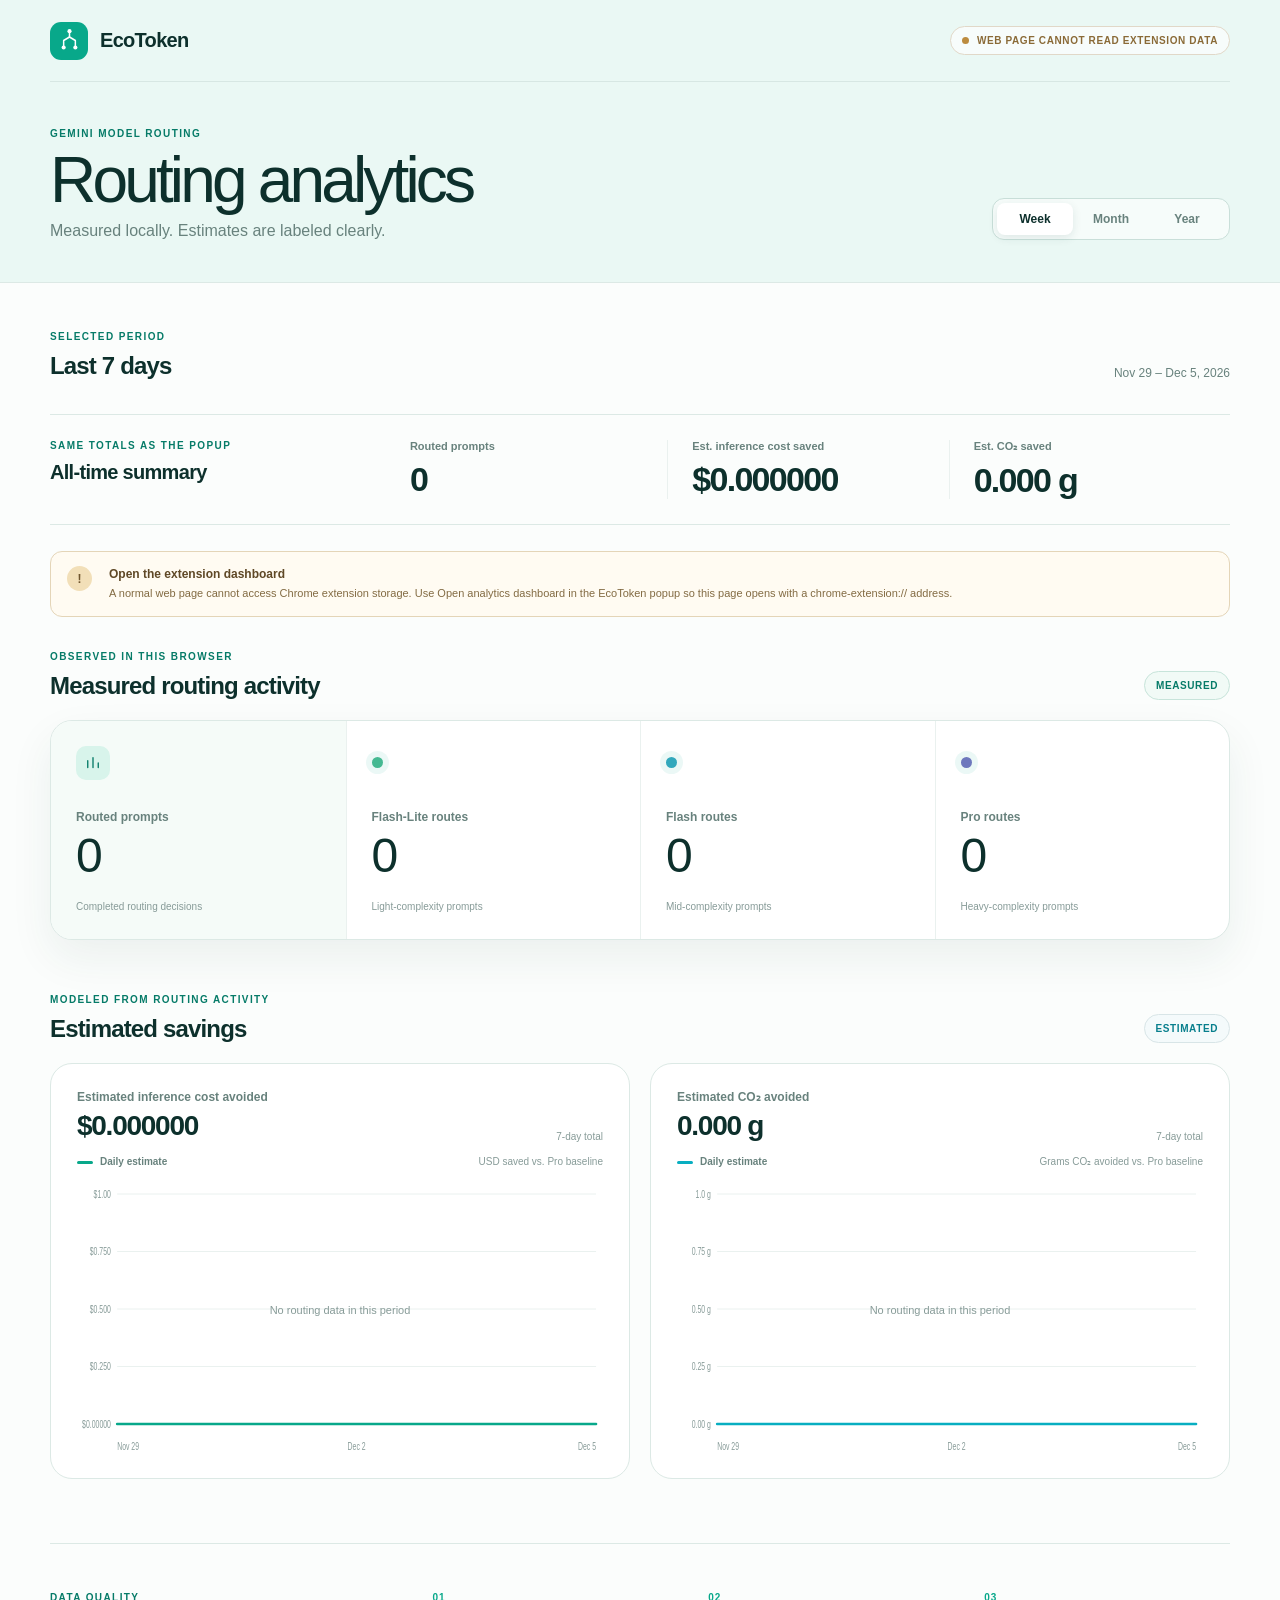
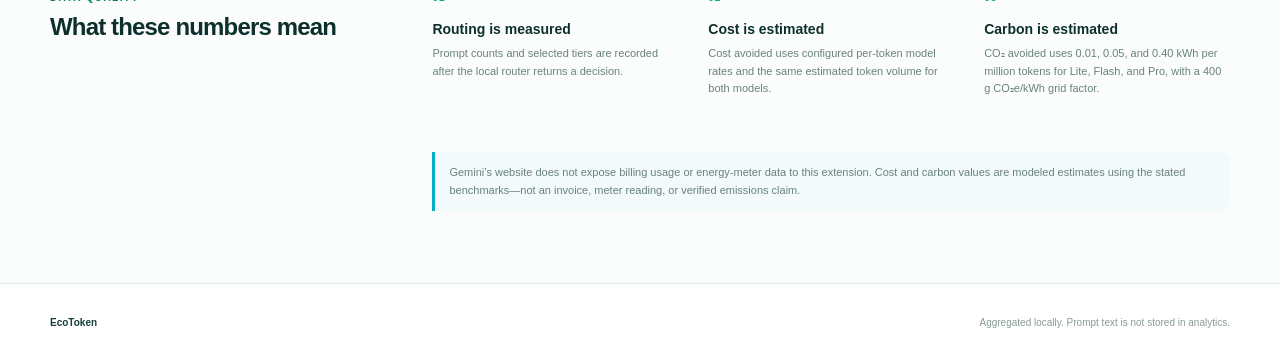
<file: index.html>
<!doctype html>
<html lang="en">
  <head>
    <meta charset="UTF-8" />
    <meta name="viewport" content="width=device-width, initial-scale=1.0" />
    <meta
      name="description"
      content="Local EcoToken routing activity and modeled savings trends."
    />
    <meta name="theme-color" content="#eaf8f4" />
    <title>EcoToken — Routing analytics</title>
    <link rel="stylesheet" href="styles.css" />
  </head>
  <body>
    <a class="skip-link" href="#main-content">Skip to analytics</a>

    <header class="site-header">
      <div class="header-inner">
        <a class="brand" href="./" aria-label="EcoToken analytics home">
          <span class="brand-mark" aria-hidden="true">
            <svg viewBox="0 0 36 36">
              <path d="M18 5.25v8.1" />
              <path d="M18 13.35 10.2 18v9.25" />
              <path d="m18 13.35 7.8 4.65v9.25" />
              <circle cx="18" cy="5.5" r="2.75" />
              <circle cx="10.2" cy="27.3" r="2.75" />
              <circle cx="25.8" cy="27.3" r="2.75" />
            </svg>
          </span>
          <span>EcoToken</span>
        </a>

        <div class="storage-status" role="status">
          <span class="status-dot" aria-hidden="true"></span>
          <span id="storage-status-text">Reading local data…</span>
        </div>
      </div>

      <div class="hero-inner">
        <div>
          <p class="eyebrow">Gemini model routing</p>
          <h1>Routing analytics</h1>
          <p class="hero-copy">Measured locally. Estimates are labeled clearly.</p>
        </div>

        <div class="period-control" aria-label="Analytics period">
          <button type="button" data-period="7" aria-pressed="true">Week</button>
          <button type="button" data-period="30" aria-pressed="false">Month</button>
          <button type="button" data-period="365" aria-pressed="false">Year</button>
        </div>
      </div>
    </header>

    <main id="main-content">
      <div class="range-row">
        <div>
          <p class="section-kicker">Selected period</p>
          <h2 id="range-title">Last 7 days</h2>
        </div>
        <p id="date-range">—</p>
      </div>

      <section class="all-time-summary" aria-labelledby="all-time-title">
        <div class="all-time-heading">
          <div>
            <p class="section-kicker">Same totals as the popup</p>
            <h2 id="all-time-title">All-time summary</h2>
          </div>
          <span class="data-type estimated">Local totals</span>
        </div>

        <div class="all-time-metrics">
          <div>
            <span>Routed prompts</span>
            <strong id="all-time-prompts">0</strong>
          </div>
          <div>
            <span>Est. inference cost saved</span>
            <strong id="all-time-cost">$0.000000</strong>
          </div>
          <div>
            <span>Est. CO₂ saved</span>
            <strong id="all-time-co2">0.000 g</strong>
          </div>
        </div>
      </section>

      <div id="data-notice" class="data-notice" role="status" hidden>
        <span class="notice-icon" aria-hidden="true">!</span>
        <div>
          <strong id="data-notice-title">Timeline tracking needs a refresh</strong>
          <p id="data-notice-copy"></p>
        </div>
      </div>

      <section class="measured-section" aria-labelledby="measured-title">
        <div class="section-heading">
          <div>
            <p class="section-kicker">Observed in this browser</p>
            <h2 id="measured-title">Measured routing activity</h2>
          </div>
          <span class="data-type measured">Measured</span>
        </div>

        <div class="metrics-grid">
          <article class="metric metric-featured">
            <span class="metric-icon" aria-hidden="true">
              <svg viewBox="0 0 24 24"><path d="M5 18V9m7 9V5m7 13v-6" /></svg>
            </span>
            <p>Routed prompts</p>
            <strong id="prompt-total">0</strong>
            <small>Completed routing decisions</small>
          </article>

          <article class="metric">
            <span class="tier-dot lite" aria-hidden="true"></span>
            <p>Flash-Lite routes</p>
            <strong id="light-total">0</strong>
            <small>Light-complexity prompts</small>
          </article>

          <article class="metric">
            <span class="tier-dot flash" aria-hidden="true"></span>
            <p>Flash routes</p>
            <strong id="mid-total">0</strong>
            <small>Mid-complexity prompts</small>
          </article>

          <article class="metric">
            <span class="tier-dot pro" aria-hidden="true"></span>
            <p>Pro routes</p>
            <strong id="heavy-total">0</strong>
            <small>Heavy-complexity prompts</small>
          </article>
        </div>
      </section>

      <section class="estimates-section" aria-labelledby="estimates-title">
        <div class="section-heading">
          <div>
            <p class="section-kicker">Modeled from routing activity</p>
            <h2 id="estimates-title">Estimated savings</h2>
          </div>
          <span class="data-type estimated">Estimated</span>
        </div>

        <div class="charts-grid">
          <article class="chart-card cost-chart-card">
            <div class="chart-header">
              <div>
                <p>Estimated inference cost avoided</p>
                <strong id="period-cost">$0.000000</strong>
              </div>
              <span id="cost-period-label">7-day total</span>
            </div>

            <div id="cost-chart-description" class="chart-legend">
              <span><i class="legend-swatch cost" aria-hidden="true"></i><span id="cost-granularity">Daily estimate</span></span>
              <span>USD saved vs. Pro baseline</span>
            </div>

            <div class="chart-frame" data-chart="cost">
              <svg
                id="cost-chart"
                class="chart"
                viewBox="0 0 760 280"
                role="img"
                aria-label="Estimated inference cost avoided over the selected period"
                aria-describedby="cost-chart-description"
                preserveAspectRatio="none"
              ></svg>
              <div class="chart-empty">No routing data in this period</div>
              <div class="chart-tooltip" role="status" aria-live="polite"></div>
            </div>
          </article>

          <article class="chart-card environment-chart-card">
            <div class="chart-header">
              <div>
                <p>Estimated CO₂ avoided</p>
                <strong id="period-co2">0.000 g</strong>
              </div>
              <span id="co2-period-label">7-day total</span>
            </div>

            <div id="co2-chart-description" class="chart-legend">
              <span><i class="legend-swatch co2" aria-hidden="true"></i><span id="co2-granularity">Daily estimate</span></span>
              <span>Grams CO₂ avoided vs. Pro baseline</span>
            </div>

            <div class="chart-frame" data-chart="co2">
              <svg
                id="co2-chart"
                class="chart"
                viewBox="0 0 760 280"
                role="img"
                aria-label="Estimated carbon dioxide avoided over the selected period"
                aria-describedby="co2-chart-description"
                preserveAspectRatio="none"
              ></svg>
              <div class="chart-empty">No routing data in this period</div>
              <div class="chart-tooltip" role="status" aria-live="polite"></div>
            </div>
          </article>
        </div>
      </section>

      <section class="methodology" aria-labelledby="methodology-title">
        <div>
          <p class="section-kicker">Data quality</p>
          <h2 id="methodology-title">What these numbers mean</h2>
        </div>

        <div class="methodology-grid">
          <article>
            <span class="method-number">01</span>
            <h3>Routing is measured</h3>
            <p>Prompt counts and selected tiers are recorded after the local router returns a decision.</p>
          </article>
          <article>
            <span class="method-number">02</span>
            <h3>Cost is estimated</h3>
            <p>Cost avoided uses configured per-token model rates and the same estimated token volume for both models.</p>
          </article>
          <article>
            <span class="method-number">03</span>
            <h3>Carbon is estimated</h3>
            <p>CO₂ avoided uses 0.01, 0.05, and 0.40 kWh per million tokens for Lite, Flash, and Pro, with a 400 g CO₂e/kWh grid factor.</p>
          </article>
        </div>

        <p class="methodology-note">
          Gemini’s website does not expose billing usage or energy-meter data to this extension. Cost and carbon values are modeled estimates using the stated benchmarks—not an invoice, meter reading, or verified emissions claim.
        </p>
      </section>
    </main>

    <footer>
      <div class="footer-inner">
        <span>EcoToken</span>
        <p>Aggregated locally. Prompt text is not stored in analytics.</p>
      </div>
    </footer>

    <script src="app.js"></script>
  </body>
</html>
</file>
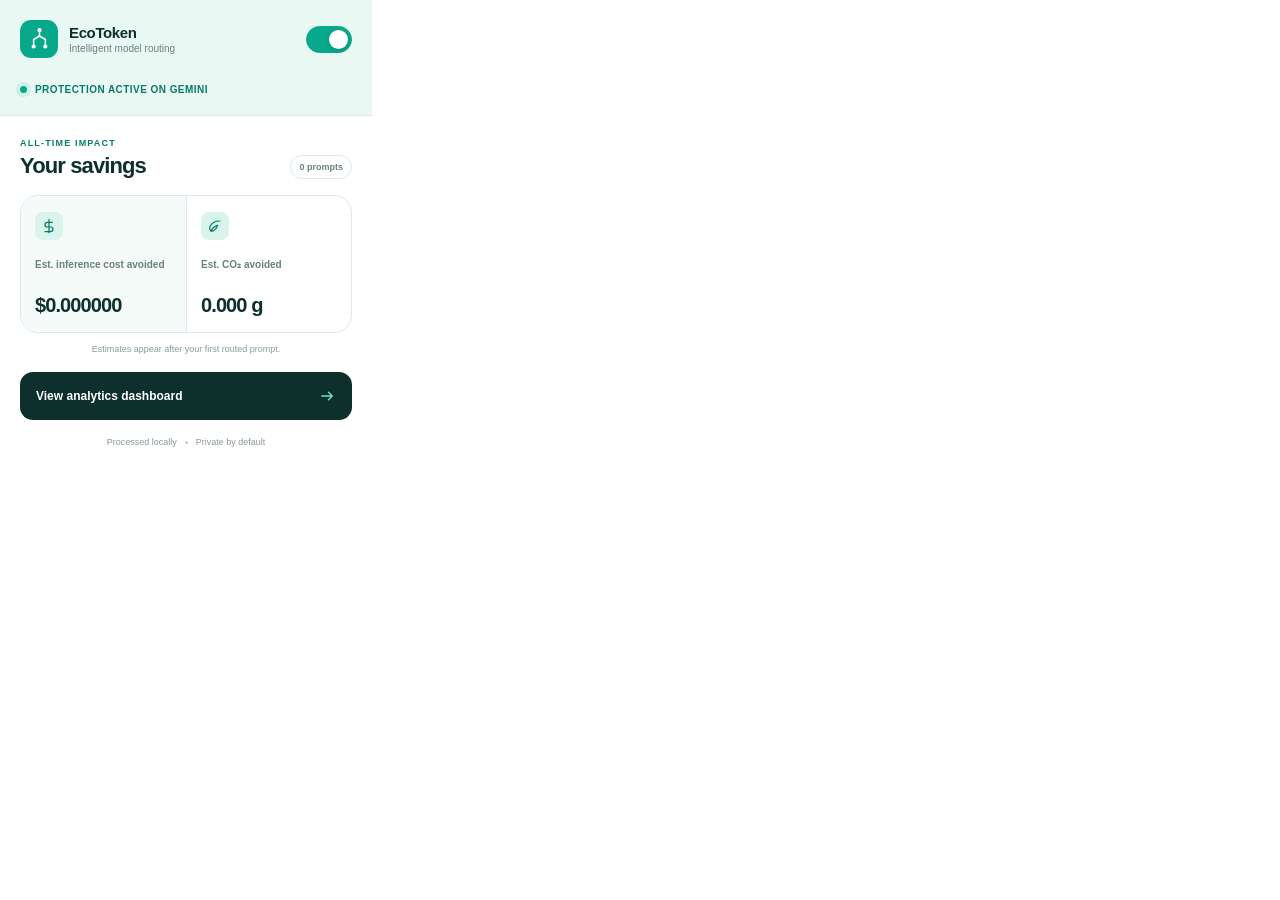
<file: extension/popup.html>
<!doctype html>
<html lang="en">
  <head>
    <meta charset="UTF-8" />
    <meta name="viewport" content="width=device-width, initial-scale=1.0" />
    <meta name="theme-color" content="#eaf8f4" />
    <title>EcoToken</title>
    <link rel="stylesheet" href="popup.css" />
  </head>
  <body>
    <main class="popup-shell">
      <header class="popup-header">
        <div class="brand">
          <span class="brand-mark" aria-hidden="true">
            <svg viewBox="0 0 36 36">
              <path d="M18 5.25v8.1" />
              <path d="M18 13.35 10.2 18v9.25" />
              <path d="m18 13.35 7.8 4.65v9.25" />
              <circle cx="18" cy="5.5" r="2.75" />
              <circle cx="10.2" cy="27.3" r="2.75" />
              <circle cx="25.8" cy="27.3" r="2.75" />
            </svg>
          </span>
          <span class="brand-copy">
            <strong>EcoToken</strong>
            <small>Intelligent model routing</small>
          </span>
        </div>

        <label class="toggle" for="extension-toggle">
          <span class="sr-only">Enable EcoToken</span>
          <input id="extension-toggle" type="checkbox" role="switch" />
          <span class="toggle-track" aria-hidden="true">
            <span class="toggle-knob"></span>
          </span>
        </label>
      </header>

      <section class="status-row" aria-live="polite">
        <span class="status-dot" aria-hidden="true"></span>
        <span id="status-text">Checking status…</span>
      </section>

      <section class="analytics" aria-labelledby="analytics-title">
        <div class="section-heading">
          <div>
            <p>All-time impact</p>
            <h1 id="analytics-title">Your savings</h1>
          </div>
          <span id="prompt-count" class="prompt-count">0 prompts</span>
        </div>

        <div class="metric-grid">
          <article class="metric-card cost-card">
            <span class="metric-icon" aria-hidden="true">
              <svg viewBox="0 0 24 24">
                <path d="M12 2v20M17 6.5H9.5a3.5 3.5 0 0 0 0 7h5a3.5 3.5 0 0 1 0 7H6" />
              </svg>
            </span>
            <p>Est. inference cost avoided</p>
            <strong id="cost-saved">$0.0000</strong>
          </article>

          <article class="metric-card carbon-card">
            <span class="metric-icon" aria-hidden="true">
              <svg viewBox="0 0 24 24">
                <path d="M19.5 4.5C13 4.5 7.5 7 5 12c-1.5 3-.5 6.3 2 8 4.5-1.5 7.5-4.5 9-9" />
                <path d="M5.5 19.5c2-4 5.2-6.8 9.5-8.5" />
              </svg>
            </span>
            <p>Est. CO₂ avoided</p>
            <strong id="co2-saved">0.00 g</strong>
          </article>
        </div>

        <p id="empty-note" class="empty-note">Estimates appear after your first routed prompt.</p>
      </section>

      <button class="dashboard-button" id="dashboard-button" type="button">
        <span>View analytics dashboard</span>
        <svg viewBox="0 0 24 24" aria-hidden="true">
          <path d="M5 12h14m-5-5 5 5-5 5" />
        </svg>
      </button>

      <footer>
        <span>Processed locally</span>
        <span class="footer-separator" aria-hidden="true"></span>
        <span>Private by default</span>
      </footer>
    </main>

    <script src="popup.js"></script>
  </body>
</html>
</file>
<file: styles.css>
:root {
  color-scheme: light;
  --ink: #173f3a;
  --ink-strong: #0d302c;
  --muted: #68827d;
  --muted-soft: #879b98;
  --canvas: #fbfdfc;
  --surface: #ffffff;
  --wash: #eaf8f4;
  --line: #dce9e5;
  --line-soft: #eaf1ef;
  --accent: #08a88a;
  --accent-dark: #067b68;
  --accent-soft: #d8f4eb;
  --chart-cost: #08a88a;
  --chart-cost-fill: #d9f3eb;
  --chart-co2: #08aec1;
  --chart-co2-fill: #d9f4f6;
  --page-width: 1180px;
  --shadow: 0 18px 44px rgba(22, 68, 61, 0.07);
}

* {
  box-sizing: border-box;
}

html {
  scroll-behavior: smooth;
}

body {
  margin: 0;
  background: var(--canvas);
  color: var(--ink);
  font-family: Inter, ui-sans-serif, -apple-system, BlinkMacSystemFont, "Segoe UI", sans-serif;
  -webkit-font-smoothing: antialiased;
}

button,
input {
  font: inherit;
}

svg {
  display: block;
}

.skip-link {
  position: fixed;
  top: 12px;
  left: 12px;
  z-index: 20;
  transform: translateY(-150%);
  border-radius: 8px;
  background: var(--ink-strong);
  color: white;
  padding: 10px 14px;
}

.skip-link:focus {
  transform: translateY(0);
}

.header-inner,
.hero-inner,
main,
.footer-inner {
  width: min(calc(100% - 40px), var(--page-width));
  margin-inline: auto;
}

.site-header {
  border-bottom: 1px solid var(--line);
  background: var(--wash);
}

.header-inner {
  min-height: 82px;
  display: flex;
  align-items: center;
  justify-content: space-between;
  border-bottom: 1px solid rgba(23, 63, 58, 0.09);
}

.brand {
  display: inline-flex;
  align-items: center;
  gap: 12px;
  color: var(--ink-strong);
  font-size: 20px;
  font-weight: 750;
  letter-spacing: -0.035em;
  text-decoration: none;
}

.brand-mark {
  width: 38px;
  height: 38px;
  display: grid;
  place-items: center;
  border-radius: 11px;
  background: var(--accent);
  color: #fff;
}

.brand-mark svg {
  width: 27px;
  height: 27px;
  fill: none;
  stroke: currentColor;
  stroke-linecap: round;
  stroke-linejoin: round;
  stroke-width: 2;
}

.brand-mark circle {
  fill: currentColor;
  stroke: none;
}

.storage-status,
.data-type {
  display: inline-flex;
  align-items: center;
  gap: 8px;
  border: 1px solid #c9e3da;
  border-radius: 999px;
  background: rgba(255, 255, 255, 0.65);
  color: var(--accent-dark);
  font-size: 10px;
  font-weight: 800;
  letter-spacing: 0.06em;
  padding: 8px 11px;
  text-transform: uppercase;
}

.status-dot {
  width: 7px;
  height: 7px;
  border-radius: 50%;
  background: var(--accent);
  box-shadow: 0 0 0 4px rgba(8, 168, 138, 0.12);
}

.storage-status.unavailable {
  border-color: #e1d8c8;
  color: #8a6a37;
}

.storage-status.unavailable .status-dot {
  background: #bc8b3e;
  box-shadow: none;
}

.hero-inner {
  display: flex;
  align-items: end;
  justify-content: space-between;
  gap: 32px;
  padding-block: 46px 42px;
}

.eyebrow,
.section-kicker {
  margin: 0 0 10px;
  color: var(--accent-dark);
  font-size: 10px;
  font-weight: 850;
  letter-spacing: 0.14em;
  text-transform: uppercase;
}

h1,
h2,
h3,
p {
  margin-top: 0;
}

h1 {
  margin-bottom: 10px;
  color: var(--ink-strong);
  font-size: clamp(42px, 5vw, 64px);
  font-weight: 540;
  letter-spacing: -0.06em;
  line-height: 0.98;
}

.hero-copy {
  margin: 0;
  color: var(--muted);
  font-size: 16px;
}

.period-control {
  display: inline-grid;
  grid-template-columns: repeat(3, 1fr);
  border: 1px solid #c9dfd9;
  border-radius: 12px;
  background: rgba(255, 255, 255, 0.58);
  padding: 4px;
}

.period-control button {
  min-width: 76px;
  border: 0;
  border-radius: 8px;
  background: transparent;
  color: var(--muted);
  cursor: pointer;
  font-size: 12px;
  font-weight: 700;
  padding: 9px 12px;
}

.period-control button[aria-pressed="true"] {
  background: var(--surface);
  color: var(--ink-strong);
  box-shadow: 0 3px 10px rgba(17, 62, 55, 0.1);
}

.period-control button:focus-visible,
.brand:focus-visible {
  outline: 3px solid rgba(8, 168, 138, 0.25);
  outline-offset: 3px;
}

main {
  padding-block: 48px 72px;
}

.range-row,
.section-heading,
.chart-header {
  display: flex;
  align-items: end;
  justify-content: space-between;
  gap: 24px;
}

.range-row {
  margin-bottom: 34px;
}

.range-row h2,
.section-heading h2,
.methodology h2 {
  margin: 0;
  color: var(--ink-strong);
  font-size: 24px;
  font-weight: 630;
  letter-spacing: -0.035em;
}

.range-row > p {
  margin: 0;
  color: var(--muted);
  font-size: 12px;
}

.all-time-summary {
  display: grid;
  grid-template-columns: minmax(190px, 0.72fr) minmax(0, 2fr);
  gap: 32px;
  margin-bottom: 28px;
  border-block: 1px solid var(--line);
  padding-block: 25px;
}

.all-time-heading {
  display: flex;
  align-items: flex-start;
  justify-content: space-between;
  gap: 16px;
}

.all-time-heading h2 {
  margin: 0;
  color: var(--ink-strong);
  font-size: 20px;
  font-weight: 630;
  letter-spacing: -0.035em;
}

.all-time-heading .data-type {
  display: none;
}

.all-time-metrics {
  display: grid;
  grid-template-columns: repeat(3, 1fr);
  gap: 0;
}

.all-time-metrics > div {
  min-width: 0;
  padding-inline: 24px;
}

.all-time-metrics > div + div {
  border-left: 1px solid var(--line-soft);
}

.all-time-metrics span {
  display: block;
  margin-bottom: 9px;
  color: var(--muted);
  font-size: 11px;
  font-weight: 650;
}

.all-time-metrics strong {
  display: block;
  overflow: hidden;
  color: var(--ink-strong);
  font-size: clamp(24px, 3vw, 34px);
  font-weight: 550;
  letter-spacing: -0.05em;
  line-height: 1.1;
  text-overflow: ellipsis;
  white-space: nowrap;
}

.data-notice {
  display: grid;
  grid-template-columns: 30px 1fr;
  gap: 12px;
  margin: -2px 0 34px;
  border: 1px solid #e4d5b8;
  border-radius: 12px;
  background: #fffbf2;
  color: #6f552d;
  padding: 14px 16px;
}

.data-notice[hidden] {
  display: none;
}

.notice-icon {
  width: 25px;
  height: 25px;
  display: grid;
  place-items: center;
  border-radius: 50%;
  background: #f2dfb8;
  font-size: 12px;
  font-weight: 850;
}

.data-notice strong {
  display: block;
  margin: 1px 0 4px;
  color: #5f4826;
  font-size: 12px;
}

.data-notice p {
  margin: 0;
  color: #836b43;
  font-size: 11px;
  line-height: 1.55;
}

.section-heading {
  margin-bottom: 20px;
}

.data-type.measured {
  border-color: #c7e4da;
  background: #f1faf6;
}

.data-type.estimated {
  border-color: #d8e5e7;
  background: #f4fafb;
  color: #087f8d;
}

.metrics-grid {
  display: grid;
  grid-template-columns: repeat(4, 1fr);
  border: 1px solid var(--line);
  border-radius: 22px;
  background: var(--surface);
  box-shadow: var(--shadow);
  overflow: hidden;
}

.metric {
  min-height: 218px;
  padding: 25px;
}

.metric + .metric {
  border-left: 1px solid var(--line-soft);
}

.metric-featured {
  background: #f5fbf8;
}

.metric-icon {
  width: 34px;
  height: 34px;
  display: grid;
  place-items: center;
  margin-bottom: 30px;
  border-radius: 10px;
  background: var(--accent-soft);
  color: var(--accent-dark);
}

.metric-icon svg {
  width: 18px;
  height: 18px;
  fill: none;
  stroke: currentColor;
  stroke-linecap: round;
  stroke-width: 1.8;
}

.tier-dot {
  width: 11px;
  height: 11px;
  display: block;
  margin: 11px 0 42px;
  border-radius: 50%;
  box-shadow: 0 0 0 6px rgba(8, 168, 138, 0.08);
}

.tier-dot.lite { background: #45b992; }
.tier-dot.flash { background: #32a8bc; }
.tier-dot.pro { background: #6e78bd; }

.metric p {
  margin-bottom: 8px;
  color: var(--muted);
  font-size: 12px;
  font-weight: 650;
}

.metric strong {
  display: block;
  margin-bottom: 16px;
  color: var(--ink-strong);
  font-size: 48px;
  font-weight: 520;
  letter-spacing: -0.06em;
  line-height: 1;
}

.metric small {
  color: var(--muted-soft);
  font-size: 10px;
}

.estimates-section {
  margin-top: 54px;
}

.charts-grid {
  display: grid;
  grid-template-columns: 1fr 1fr;
  gap: 20px;
}

.chart-card {
  min-width: 0;
  border: 1px solid var(--line);
  border-radius: 22px;
  background: var(--surface);
  padding: 26px 26px 20px;
}

.chart-header {
  margin-bottom: 18px;
}

.chart-header p {
  margin-bottom: 6px;
  color: var(--muted);
  font-size: 12px;
  font-weight: 650;
}

.chart-header strong {
  color: var(--ink-strong);
  font-size: 28px;
  font-weight: 570;
  letter-spacing: -0.045em;
}

.chart-header > span {
  color: var(--muted-soft);
  font-size: 10px;
}

.chart-legend {
  display: flex;
  align-items: center;
  justify-content: space-between;
  gap: 16px;
  margin: -5px 0 9px;
  color: var(--muted-soft);
  font-size: 10px;
  line-height: 1.4;
}

.chart-legend > span:first-child {
  display: inline-flex;
  align-items: center;
  gap: 7px;
  color: var(--muted);
  font-weight: 700;
}

.legend-swatch {
  width: 16px;
  height: 3px;
  display: inline-block;
  border-radius: 999px;
}

.legend-swatch.cost {
  background: var(--chart-cost);
}

.legend-swatch.co2 {
  background: var(--chart-co2);
}

.chart-frame {
  position: relative;
  min-height: 280px;
}

.chart {
  width: 100%;
  height: 280px;
  overflow: visible;
}

.chart .grid-line {
  stroke: var(--line-soft);
  stroke-width: 1;
  vector-effect: non-scaling-stroke;
}

.chart .axis-label {
  fill: var(--muted-soft);
  font-family: inherit;
  font-size: 10px;
}

.chart .area {
  opacity: 0.9;
}

.cost-chart-card .chart .area { fill: var(--chart-cost-fill); }
.cost-chart-card .chart .line { stroke: var(--chart-cost); }
.cost-chart-card .chart .active-point { fill: var(--chart-cost); }
.environment-chart-card .chart .area { fill: var(--chart-co2-fill); }
.environment-chart-card .chart .line { stroke: var(--chart-co2); }
.environment-chart-card .chart .active-point { fill: var(--chart-co2); }

.chart .line {
  fill: none;
  stroke-linecap: round;
  stroke-linejoin: round;
  stroke-width: 2.5;
  vector-effect: non-scaling-stroke;
}

.chart .active-point {
  stroke: white;
  stroke-width: 2;
  opacity: 0;
  vector-effect: non-scaling-stroke;
}

.chart .cursor-line {
  stroke: #b9ccc8;
  stroke-dasharray: 3 4;
  opacity: 0;
  vector-effect: non-scaling-stroke;
}

.chart.interacting .active-point,
.chart.interacting .cursor-line {
  opacity: 1;
}

.chart-empty {
  position: absolute;
  inset: 45% 0 auto;
  color: var(--muted-soft);
  font-size: 11px;
  text-align: center;
}

.chart-frame.has-data .chart-empty {
  display: none;
}

.chart-tooltip {
  position: absolute;
  z-index: 4;
  pointer-events: none;
  transform: translate(-50%, calc(-100% - 12px));
  border-radius: 9px;
  background: var(--ink-strong);
  color: white;
  font-size: 10px;
  line-height: 1.4;
  opacity: 0;
  padding: 7px 9px;
  white-space: nowrap;
}

.chart-tooltip.visible {
  opacity: 1;
}

.chart-tooltip strong {
  display: block;
  font-size: 11px;
}

.methodology {
  display: grid;
  grid-template-columns: 0.7fr 1.7fr;
  gap: 54px;
  margin-top: 64px;
  border-top: 1px solid var(--line);
  padding-top: 48px;
}

.methodology-grid {
  display: grid;
  grid-template-columns: repeat(3, 1fr);
  gap: 30px;
}

.method-number {
  display: block;
  margin-bottom: 18px;
  color: var(--accent);
  font-size: 10px;
  font-weight: 850;
  letter-spacing: 0.1em;
}

.methodology h3 {
  margin-bottom: 8px;
  color: var(--ink-strong);
  font-size: 14px;
}

.methodology article p,
.methodology-note {
  margin: 0;
  color: var(--muted);
  font-size: 11px;
  line-height: 1.6;
}

.methodology-note {
  grid-column: 2;
  border-left: 3px solid var(--chart-co2);
  background: #f2fafb;
  border-radius: 0 10px 10px 0;
  padding: 12px 14px;
}

footer {
  border-top: 1px solid var(--line);
  background: var(--surface);
}

.footer-inner {
  min-height: 76px;
  display: flex;
  align-items: center;
  justify-content: space-between;
  color: var(--muted-soft);
  font-size: 10px;
}

.footer-inner span {
  color: var(--ink);
  font-weight: 750;
}

.footer-inner p {
  margin: 0;
}

@media (max-width: 900px) {
  .all-time-summary {
    grid-template-columns: 1fr;
    gap: 20px;
  }

  .all-time-heading .data-type {
    display: inline-flex;
  }

  .all-time-metrics > div:first-child {
    padding-left: 0;
  }

  .all-time-metrics > div:last-child {
    padding-right: 0;
  }

  .metrics-grid {
    grid-template-columns: repeat(2, 1fr);
  }

  .metric:nth-child(3) {
    border-top: 1px solid var(--line-soft);
    border-left: 0;
  }

  .metric:nth-child(4) {
    border-top: 1px solid var(--line-soft);
  }

  .charts-grid {
    grid-template-columns: 1fr;
  }

  .methodology {
    grid-template-columns: 1fr;
    gap: 30px;
  }

  .methodology-note {
    grid-column: 1;
  }
}

@media (max-width: 640px) {
  .header-inner,
  .hero-inner,
  main,
  .footer-inner {
    width: min(calc(100% - 28px), var(--page-width));
  }

  .header-inner {
    min-height: 72px;
  }

  .storage-status {
    font-size: 8px;
  }

  .hero-inner {
    display: block;
    padding-block: 34px;
  }

  h1 {
    font-size: 42px;
  }

  .period-control {
    width: 100%;
    margin-top: 28px;
  }

  .period-control button {
    min-width: 0;
  }

  main {
    padding-block: 38px 54px;
  }

  .range-row,
  .section-heading {
    align-items: start;
  }

  .range-row > p {
    max-width: 130px;
    text-align: right;
  }

  .data-type {
    font-size: 8px;
  }

  .all-time-metrics {
    grid-template-columns: 1fr;
  }

  .all-time-metrics > div {
    padding: 14px 0;
  }

  .all-time-metrics > div + div {
    border-top: 1px solid var(--line-soft);
    border-left: 0;
  }

  .metrics-grid {
    grid-template-columns: 1fr;
  }

  .metric {
    min-height: 190px;
  }

  .metric + .metric {
    border-top: 1px solid var(--line-soft);
    border-left: 0;
  }

  .chart-card {
    padding: 22px 16px 16px;
  }

  .chart-legend {
    align-items: flex-start;
    flex-direction: column;
    gap: 4px;
  }

  .chart-frame,
  .chart {
    min-height: 250px;
    height: 250px;
  }

  .methodology-grid {
    grid-template-columns: 1fr;
  }

  .methodology article {
    display: grid;
    grid-template-columns: 34px 1fr;
    column-gap: 10px;
  }

  .methodology article h3,
  .methodology article p {
    grid-column: 2;
  }

  .method-number {
    grid-row: 1 / span 2;
  }

  .footer-inner {
    align-items: flex-start;
    flex-direction: column;
    justify-content: center;
    gap: 6px;
  }
}

@media (prefers-reduced-motion: reduce) {
  html {
    scroll-behavior: auto;
  }

  *,
  *::before,
  *::after {
    transition-duration: 0.01ms !important;
  }
}
</file>
<file: extension/popup.css>
:root {
  color-scheme: light;
  --ink: #173f3a;
  --ink-strong: #0d302c;
  --muted: #6a817d;
  --surface: #ffffff;
  --wash: #eaf8f4;
  --line: #dce9e5;
  --accent: #08a88a;
  --accent-dark: #067b68;
  --accent-soft: #d8f4eb;
}

* {
  box-sizing: border-box;
}

body {
  width: 372px;
  margin: 0;
  background: var(--surface);
  color: var(--ink);
  font-family: Inter, ui-sans-serif, -apple-system, BlinkMacSystemFont, "Segoe UI", sans-serif;
  -webkit-font-smoothing: antialiased;
}

button,
input {
  font: inherit;
}

.popup-shell {
  min-height: 486px;
}

.popup-header {
  display: flex;
  align-items: center;
  justify-content: space-between;
  padding: 20px 20px 18px;
  background: var(--wash);
}

.brand {
  display: flex;
  align-items: center;
  gap: 11px;
}

.brand-mark {
  width: 38px;
  height: 38px;
  display: grid;
  place-items: center;
  border-radius: 11px;
  background: var(--accent);
  color: #fff;
}

.brand-mark svg {
  width: 27px;
  height: 27px;
  fill: none;
  stroke: currentColor;
  stroke-linecap: round;
  stroke-linejoin: round;
  stroke-width: 2;
}

.brand-mark circle {
  fill: currentColor;
  stroke: none;
}

.brand-copy {
  display: grid;
  gap: 2px;
}

.brand-copy strong {
  color: var(--ink-strong);
  font-size: 15px;
  letter-spacing: -0.025em;
}

.brand-copy small {
  color: var(--muted);
  font-size: 10px;
}

.sr-only {
  position: absolute;
  width: 1px;
  height: 1px;
  overflow: hidden;
  clip: rect(0, 0, 0, 0);
  clip-path: inset(50%);
  white-space: nowrap;
}

.toggle {
  position: relative;
  display: inline-flex;
  cursor: pointer;
}

.toggle input {
  position: absolute;
  width: 1px;
  height: 1px;
  opacity: 0;
}

.toggle-track {
  width: 46px;
  height: 27px;
  display: flex;
  align-items: center;
  border: 1px solid #c6d9d4;
  border-radius: 999px;
  background: #cad8d5;
  padding: 3px;
  transition: background-color 160ms ease, border-color 160ms ease;
}

.toggle-knob {
  width: 19px;
  height: 19px;
  border-radius: 50%;
  background: #fff;
  box-shadow: 0 2px 5px rgba(13, 48, 44, 0.18);
  transition: transform 160ms ease;
}

.toggle input:checked + .toggle-track {
  border-color: var(--accent);
  background: var(--accent);
}

.toggle input:checked + .toggle-track .toggle-knob {
  transform: translateX(19px);
}

.toggle input:focus-visible + .toggle-track {
  outline: 3px solid rgba(8, 168, 138, 0.22);
  outline-offset: 3px;
}

.status-row {
  min-height: 40px;
  display: flex;
  align-items: center;
  gap: 8px;
  border-bottom: 1px solid var(--line);
  background: var(--wash);
  color: var(--accent-dark);
  font-size: 10px;
  font-weight: 750;
  letter-spacing: 0.045em;
  padding: 0 20px 12px;
  text-transform: uppercase;
}

.status-dot {
  width: 7px;
  height: 7px;
  border-radius: 50%;
  background: var(--accent);
  box-shadow: 0 0 0 4px rgba(8, 168, 138, 0.12);
}

.status-row.disabled {
  color: var(--muted);
}

.status-row.disabled .status-dot {
  background: #9aaba8;
  box-shadow: none;
}

.analytics {
  padding: 22px 20px 18px;
}

.section-heading {
  display: flex;
  align-items: end;
  justify-content: space-between;
  gap: 16px;
  margin-bottom: 16px;
}

.section-heading p {
  margin: 0 0 5px;
  color: var(--accent-dark);
  font-size: 9px;
  font-weight: 800;
  letter-spacing: 0.13em;
  text-transform: uppercase;
}

.section-heading h1 {
  margin: 0;
  color: var(--ink-strong);
  font-size: 22px;
  font-weight: 620;
  letter-spacing: -0.04em;
}

.prompt-count {
  border: 1px solid var(--line);
  border-radius: 999px;
  color: var(--muted);
  font-size: 9px;
  font-weight: 700;
  padding: 6px 8px;
  white-space: nowrap;
}

.metric-grid {
  display: grid;
  grid-template-columns: 1fr 1fr;
  border: 1px solid var(--line);
  border-radius: 18px;
  overflow: hidden;
}

.metric-card {
  min-width: 0;
  padding: 16px 14px 15px;
}

.metric-card + .metric-card {
  border-left: 1px solid var(--line);
}

.cost-card {
  background: #f5fbf8;
}

.metric-icon {
  width: 28px;
  height: 28px;
  display: grid;
  place-items: center;
  margin-bottom: 18px;
  border-radius: 8px;
  background: var(--accent-soft);
  color: var(--accent-dark);
}

.metric-icon svg {
  width: 16px;
  height: 16px;
  fill: none;
  stroke: currentColor;
  stroke-linecap: round;
  stroke-linejoin: round;
  stroke-width: 1.8;
}

.metric-card p {
  min-height: 28px;
  margin: 0 0 8px;
  color: var(--muted);
  font-size: 10px;
  font-weight: 650;
  line-height: 1.35;
}

.metric-card strong {
  display: block;
  overflow: hidden;
  color: var(--ink-strong);
  font-size: 20px;
  font-weight: 560;
  letter-spacing: -0.045em;
  text-overflow: ellipsis;
  white-space: nowrap;
}

.empty-note {
  margin: 11px 0 0;
  color: #899b98;
  font-size: 9px;
  text-align: center;
}

.empty-note.hidden {
  visibility: hidden;
}

.dashboard-button {
  width: calc(100% - 40px);
  min-height: 48px;
  display: flex;
  align-items: center;
  justify-content: space-between;
  margin: 0 20px;
  border: 0;
  border-radius: 13px;
  background: var(--ink-strong);
  color: #fff;
  cursor: pointer;
  font-size: 12px;
  font-weight: 700;
  padding: 0 16px;
  transition: background-color 150ms ease, transform 150ms ease;
}

.dashboard-button:hover {
  background: #14463f;
}

.dashboard-button:active {
  transform: translateY(1px);
}

.dashboard-button:focus-visible {
  outline: 3px solid rgba(8, 168, 138, 0.3);
  outline-offset: 3px;
}

.dashboard-button svg {
  width: 18px;
  height: 18px;
  fill: none;
  stroke: #75e0c8;
  stroke-linecap: round;
  stroke-linejoin: round;
  stroke-width: 1.8;
}

footer {
  display: flex;
  align-items: center;
  justify-content: center;
  gap: 8px;
  color: #8a9b98;
  font-size: 9px;
  padding: 17px 20px 18px;
}

.footer-separator {
  width: 3px;
  height: 3px;
  border-radius: 50%;
  background: #bdd0cb;
}

@media (prefers-reduced-motion: reduce) {
  *,
  *::before,
  *::after {
    transition-duration: 0.01ms !important;
  }
}
</file>
